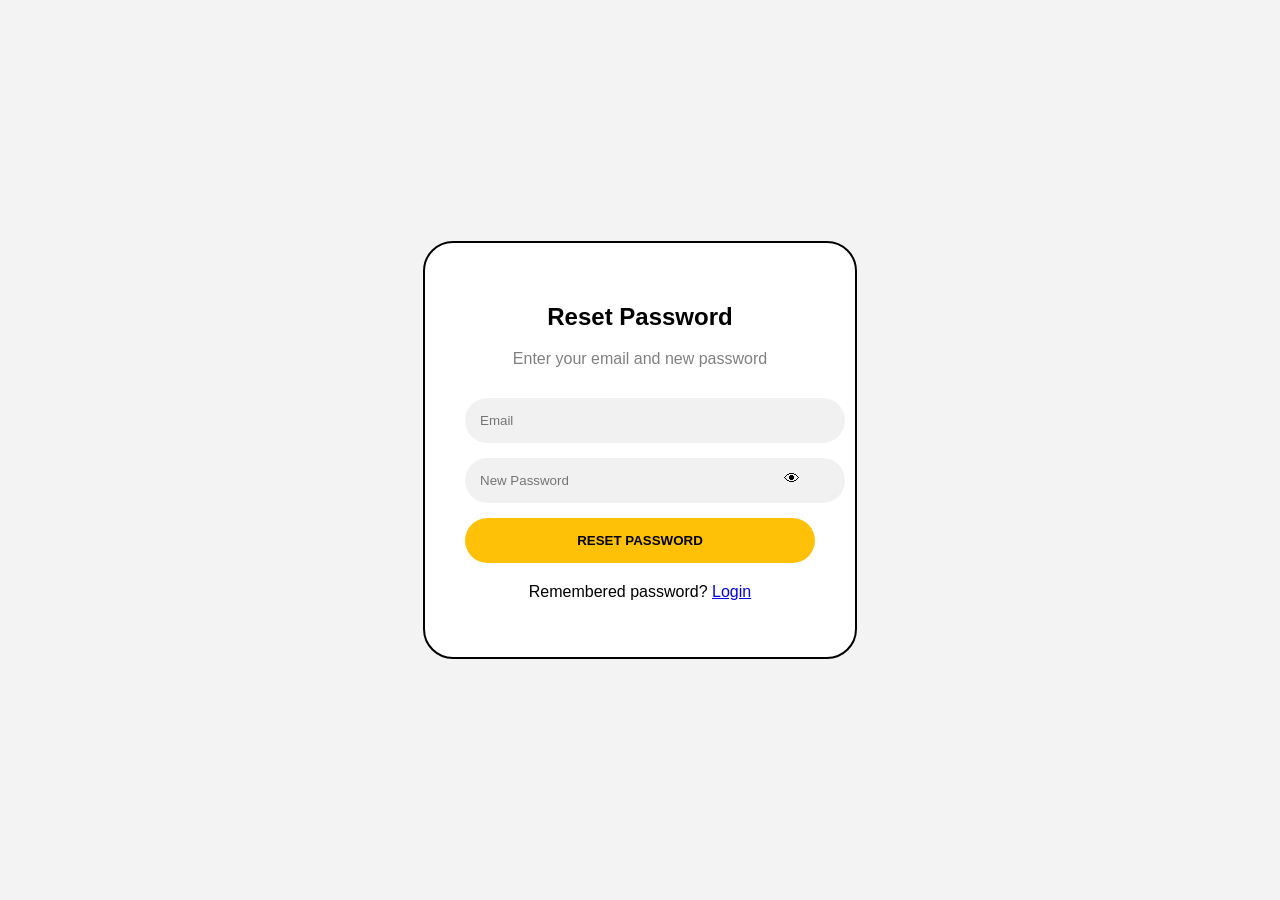
<file: forgot.html>
<!DOCTYPE html>
<html>
<head>
    <title>Reset Password - DIYA</title>
    <link rel="stylesheet" href="static/login.css">
</head>
<body>

<div class="container">
    <h2>Reset Password</h2>
    <p class="subtitle">Enter your email and new password</p>

    <input type="email" id="email" placeholder="Email" required>

    <div class="password-wrapper">
        <input type="password" id="password" placeholder="New Password" required>
        <span onclick="togglePassword()">👁</span>
    </div>

    <button onclick="resetPassword()">RESET PASSWORD</button>

    <p style="margin-top:20px;">
        Remembered password?
        <a href="/">Login</a>
    </p>
</div>

<script>
function resetPassword() {

    const email = document.getElementById("email").value;
    const password = document.getElementById("password").value;

    fetch("https://voice-to-chat.onrender.com/reset-password", {
        method: "POST",
        headers: {"Content-Type": "application/json"},
        credentials: "include",
        body: JSON.stringify({
            email: email,
            password: password
        })
    })
    .then(res => res.json())
    .then(data => {
        if (data.success) {
            alert("Password updated successfully");
            window.location.href = "/";
        } else {
            alert(data.message);
        }
    });
}

function togglePassword() {
    const pass = document.getElementById("password");
    pass.type = pass.type === "password" ? "text" : "password";
}
</script>

</body>
</html>
</file>
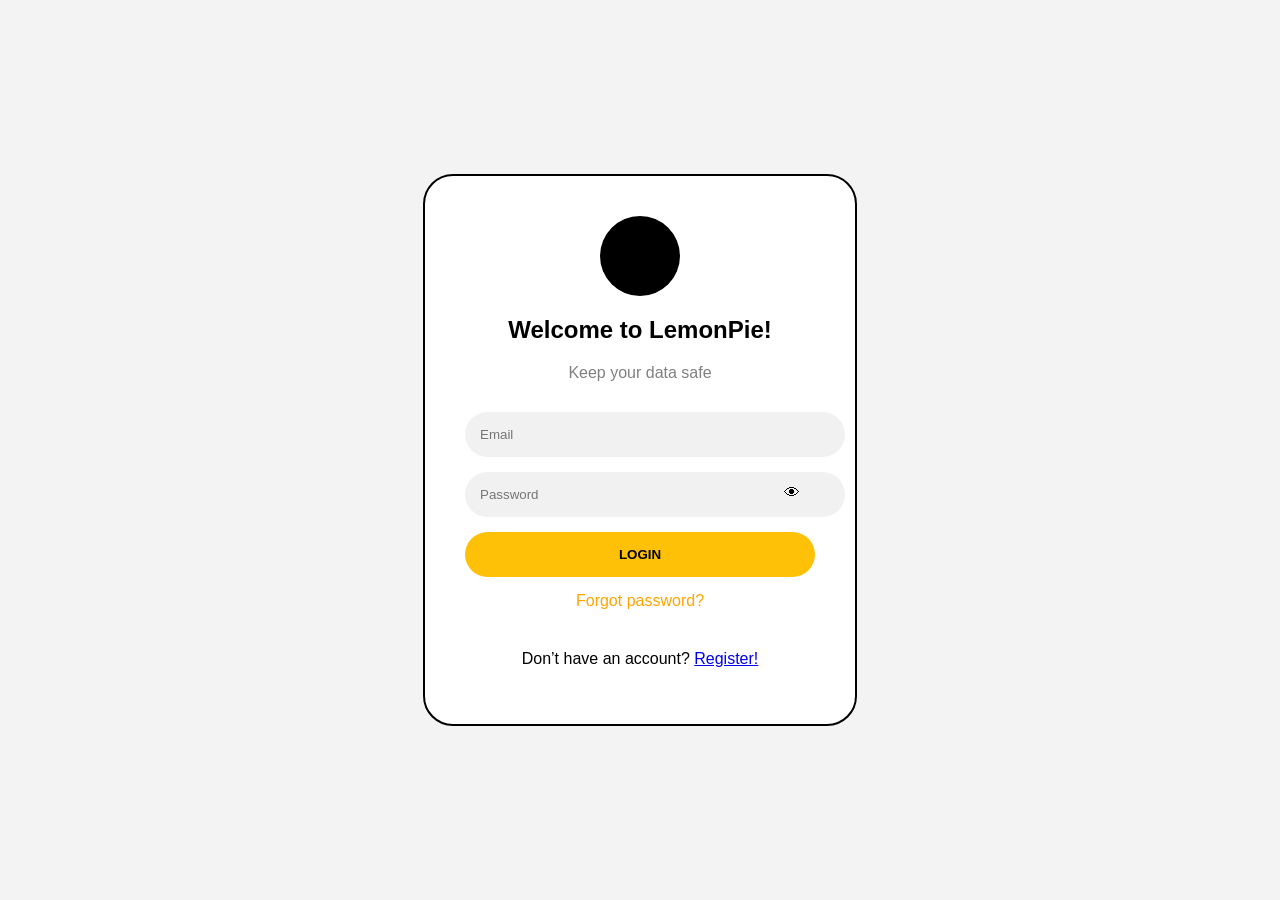
<file: login.html>
<!DOCTYPE html>
<html>
<head>
    <title>Login - DIYA</title>
    <link rel="stylesheet" href="static/login.css">
</head>
<body>

<div class="container">

    <div class="logo"></div>

    <h2>Welcome to LemonPie!</h2>
    <p class="subtitle">Keep your data safe</p>

    <form id="loginForm">

        <input type="email" id="email"
               placeholder="Email"
               required />

        <div class="password-wrapper">
            <input type="password" id="password"
                   placeholder="Password"
                   required />
            <span onclick="togglePassword()">👁</span>
        </div>

        <button type="submit">LOGIN</button>

    </form>

    <a href="/forgot-password" class="forgot">Forgot password?</a>

    <p class="register">
        Don’t have an account?
        <a href="/register">Register!</a>
    </p>

</div>

<script src="static/login.js"></script>
</body>
</html>
</file>
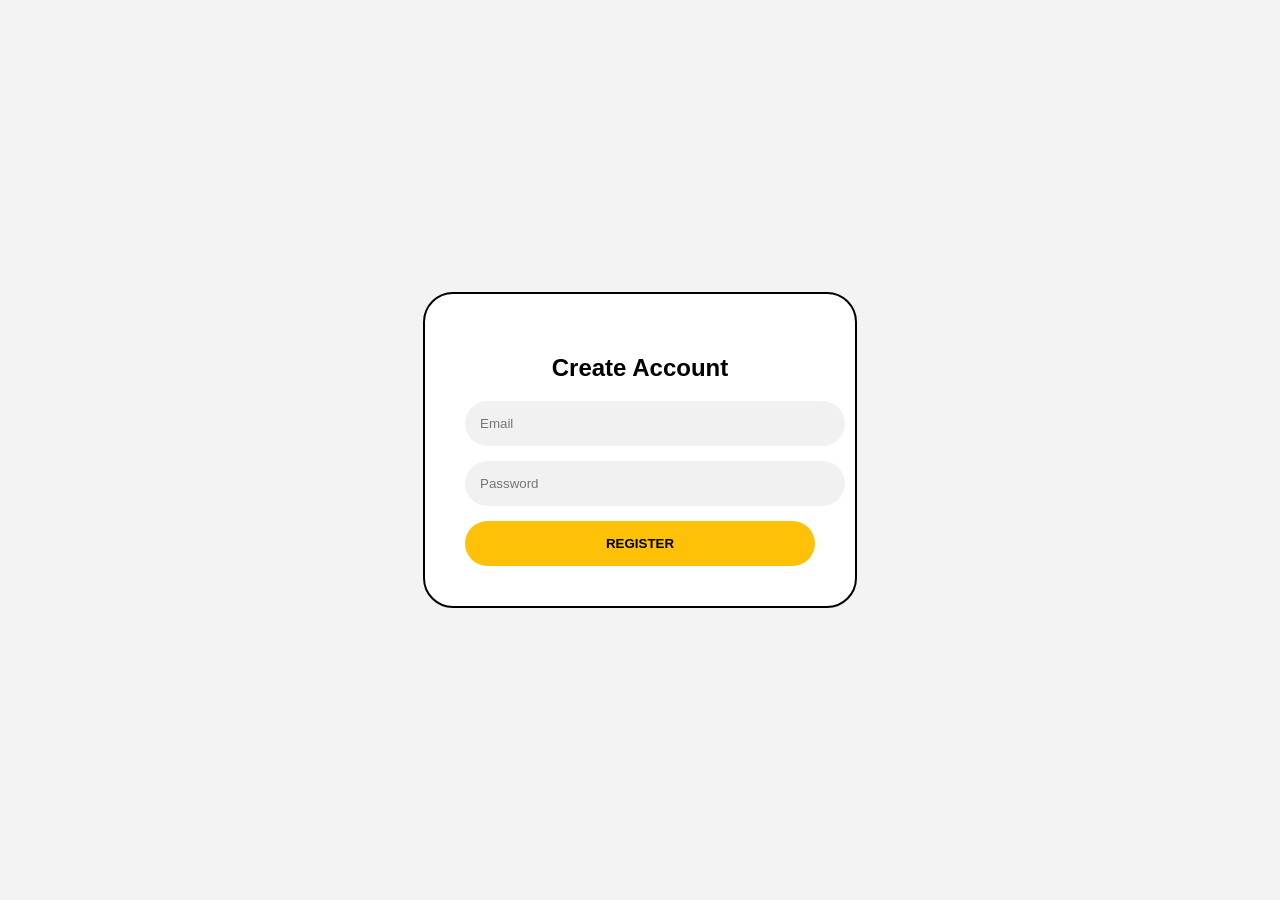
<file: register.html>
<!DOCTYPE html>
<html>
<head>
    <title>Register - DIYA</title>
    <link rel="stylesheet" href="static/login.css">
</head>
<body>

<div class="container">
    <h2>Create Account</h2>

    <form id="registerForm">
        <input type="email" id="email" placeholder="Email" required />
        <input type="password" id="password" placeholder="Password" required />
        <button type="submit">REGISTER</button>
    </form>
</div>

<script>
document.getElementById("registerForm").addEventListener("submit", function(e) {

    e.preventDefault();

    fetch("https://voice-to-chat.onrender.com/register", {
        method: "POST",
        headers: {"Content-Type": "application/json"},
        body: JSON.stringify({
            email: email.value,
            password: password.value
        })
    })
    .then(res => res.json())
    .then(data => {
        if (data.success) {
            alert("Registration successful!");
            window.location.href = "/";
        } else {
            alert(data.message);
        }
    });

});
</script>

</body>
</html>
</file>
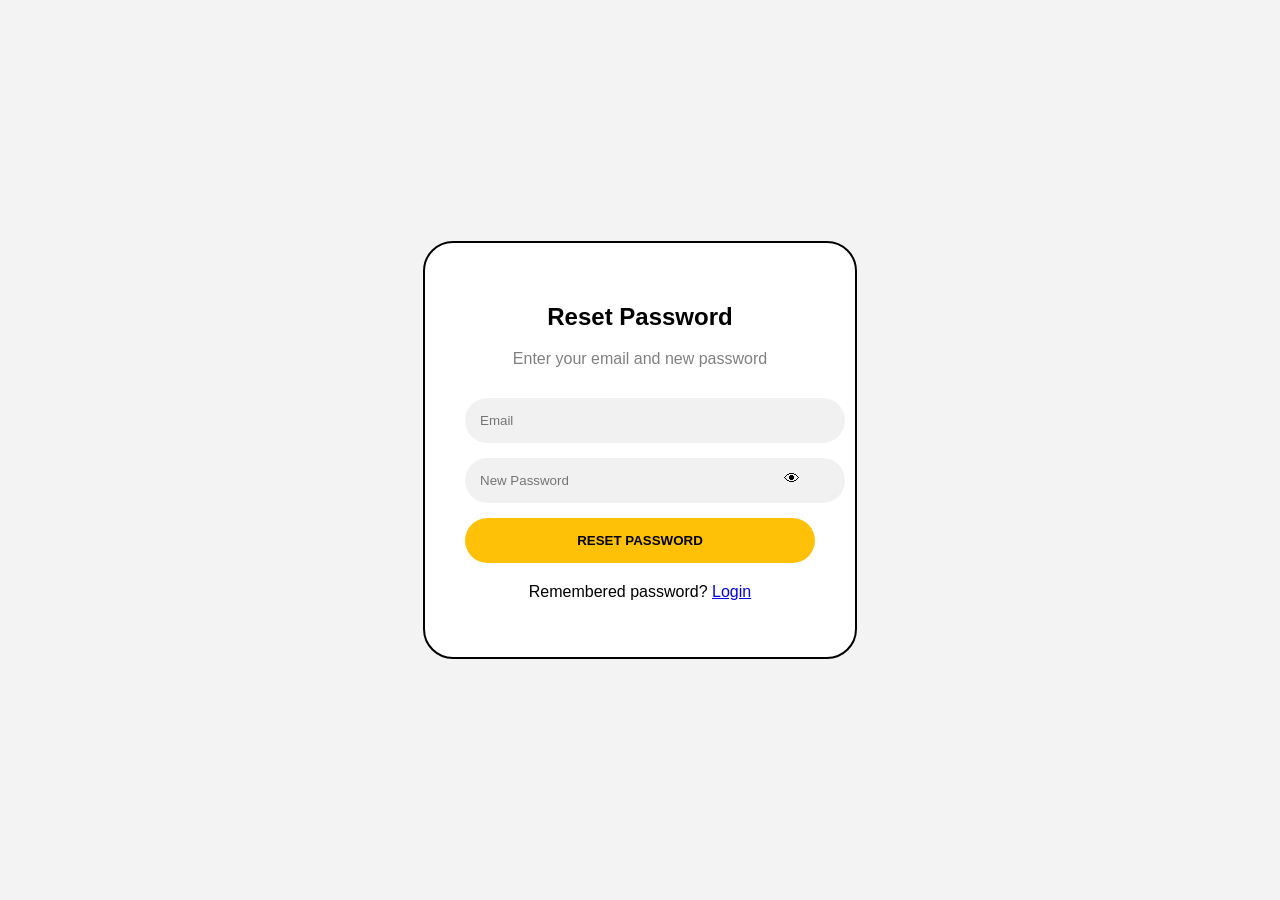
<file: templates/forgot.html>
<!DOCTYPE html>
<html>
<head>
    <title>Reset Password - DIYA</title>
    <link rel="stylesheet" href="/static/login.css">
</head>
<body>

<div class="container">
    <h2>Reset Password</h2>
    <p class="subtitle">Enter your email and new password</p>

    <input type="email" id="email" placeholder="Email" required>

    <div class="password-wrapper">
        <input type="password" id="password" placeholder="New Password" required>
        <span onclick="togglePassword()">👁</span>
    </div>

    <button onclick="resetPassword()">RESET PASSWORD</button>

    <p style="margin-top:20px;">
        Remembered password?
        <a href="/">Login</a>
    </p>
</div>

<script>
function resetPassword() {

    const email = document.getElementById("email").value;
    const password = document.getElementById("password").value;

    fetch("https://voice-to-chat.onrender.com/reset-password", {
        method: "POST",
        headers: {"Content-Type": "application/json"},
        credentials: "include",
        body: JSON.stringify({
            email: email,
            password: password
        })
    })
    .then(res => res.json())
    .then(data => {
        if (data.success) {
            alert("Password updated successfully");
            window.location.href = "/";
        } else {
            alert(data.message);
        }
    });
}

function togglePassword() {
    const pass = document.getElementById("password");
    pass.type = pass.type === "password" ? "text" : "password";
}
</script>

</body>
</html>
</file>
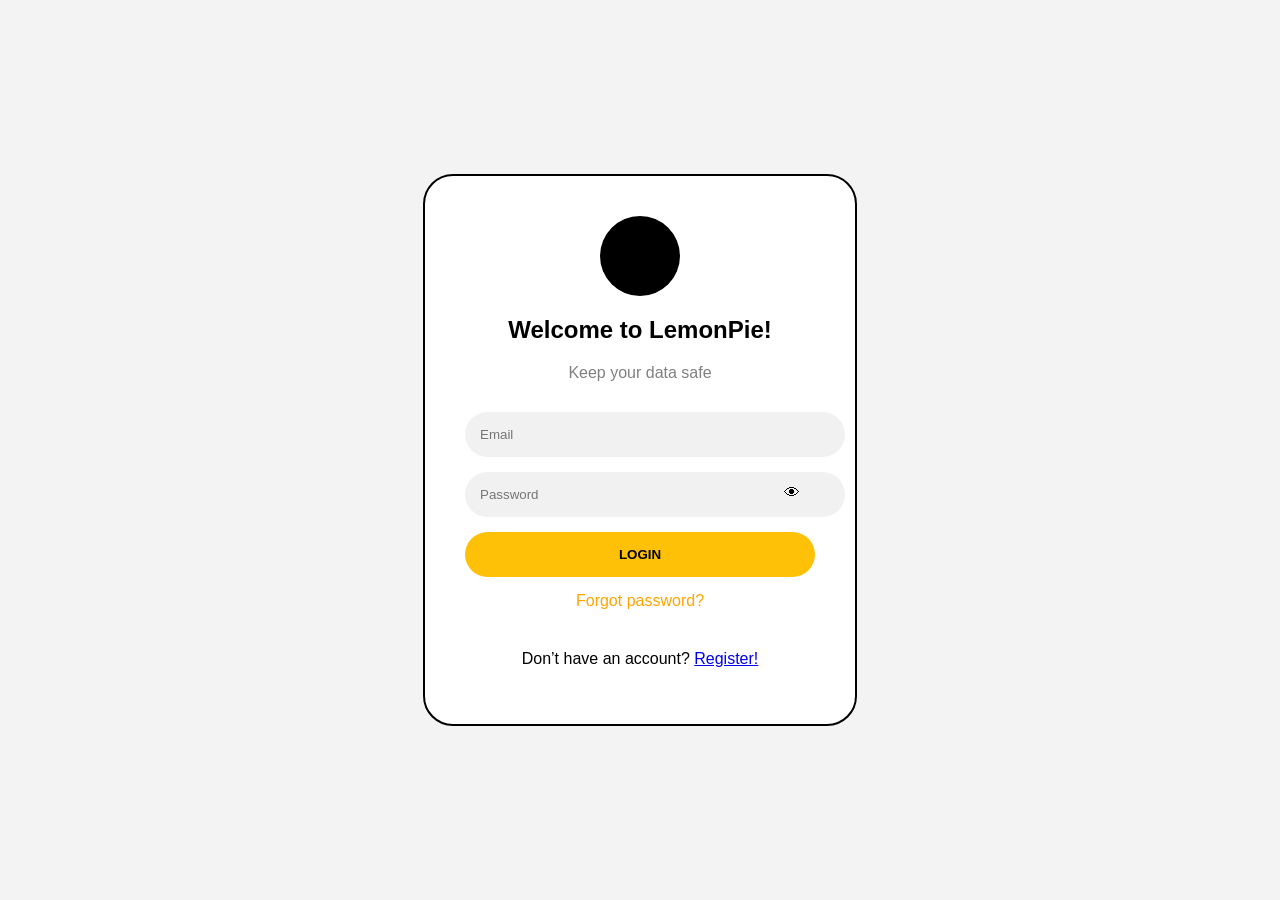
<file: templates/login.html>
<!DOCTYPE html>
<html>
<head>
    <title>Login - DIYA</title>
    <link rel="stylesheet" href="/static/login.css">
</head>
<body>

<div class="container">

    <div class="logo"></div>

    <h2>Welcome to LemonPie!</h2>
    <p class="subtitle">Keep your data safe</p>

    <form id="loginForm">

        <input type="email" id="email"
               placeholder="Email"
               required />

        <div class="password-wrapper">
            <input type="password" id="password"
                   placeholder="Password"
                   required />
            <span onclick="togglePassword()">👁</span>
        </div>

        <button type="submit">LOGIN</button>

    </form>

    <a href="/forgot-password" class="forgot">Forgot password?</a>

    <p class="register">
        Don’t have an account?
        <a href="/register">Register!</a>
    </p>

</div>

<script src="/static/login.js"></script>
</body>
</html>
</file>
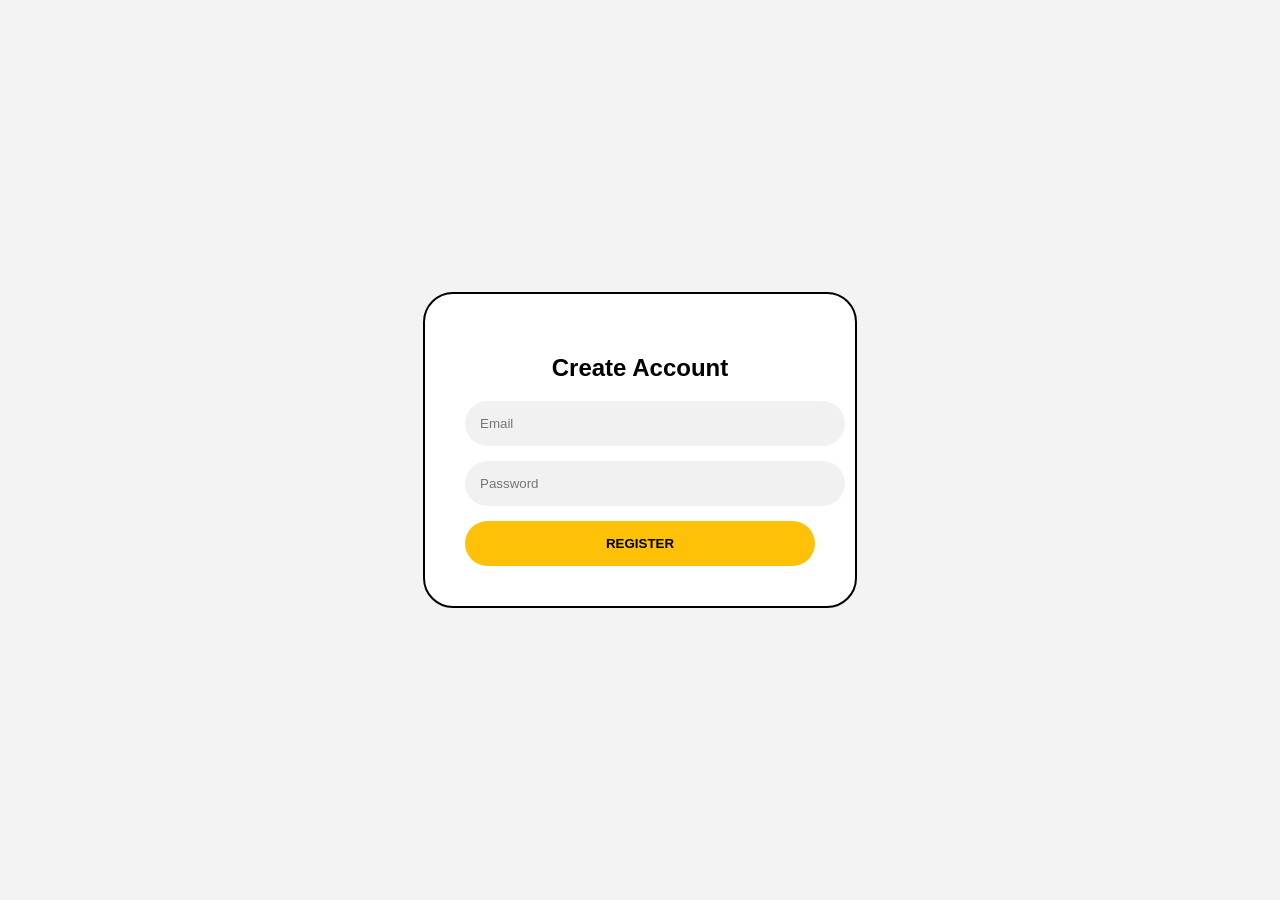
<file: templates/register.html>
<!DOCTYPE html>
<html>
<head>
    <title>Register - DIYA</title>
    <link rel="stylesheet" href="/static/login.css">
</head>
<body>

<div class="container">
    <h2>Create Account</h2>

    <form id="registerForm">
        <input type="email" id="email" placeholder="Email" required />
        <input type="password" id="password" placeholder="Password" required />
        <button type="submit">REGISTER</button>
    </form>
</div>

<script>
document.getElementById("registerForm").addEventListener("submit", function(e) {

    e.preventDefault();

    fetch("https://voice-to-chat.onrender.com/register", {
        method: "POST",
        headers: {"Content-Type": "application/json"},
        body: JSON.stringify({
            email: email.value,
            password: password.value
        })
    })
    .then(res => res.json())
    .then(data => {
        if (data.success) {
            alert("Registration successful!");
            window.location.href = "/";
        } else {
            alert(data.message);
        }
    });

});
</script>

</body>
</html>
</file>
<file: static/login.css>
body {
    margin: 0;
    font-family: Poppins, sans-serif;
    background: #f3f3f3;
    display: flex;
    justify-content: center;
    align-items: center;
    height: 100vh;
}

.container {
    background: white;
    width: 350px;
    padding: 40px;
    border-radius: 30px;
    border: 2px solid black;
    text-align: center;
}

.logo {
    width: 80px;
    height: 80px;
    background: black;
    border-radius: 50%;
    margin: 0 auto 20px;
}

.subtitle {
    color: gray;
    margin-bottom: 30px;
}

input {
    width: 100%;
    padding: 15px;
    margin-bottom: 15px;
    border-radius: 30px;
    border: none;
    background: #f1f1f1;
    outline: none;
}

.password-wrapper {
    position: relative;
}

.password-wrapper span {
    position: absolute;
    right: 15px;
    top: 12px;
    cursor: pointer;
}

button {
    width: 100%;
    padding: 15px;
    background: #ffc107;
    border: none;
    border-radius: 30px;
    font-weight: bold;
    cursor: pointer;
}

.forgot {
    display: block;
    margin-top: 15px;
    color: orange;
    text-decoration: none;
}

.register {
    margin-top: 40px;
}
</file>
